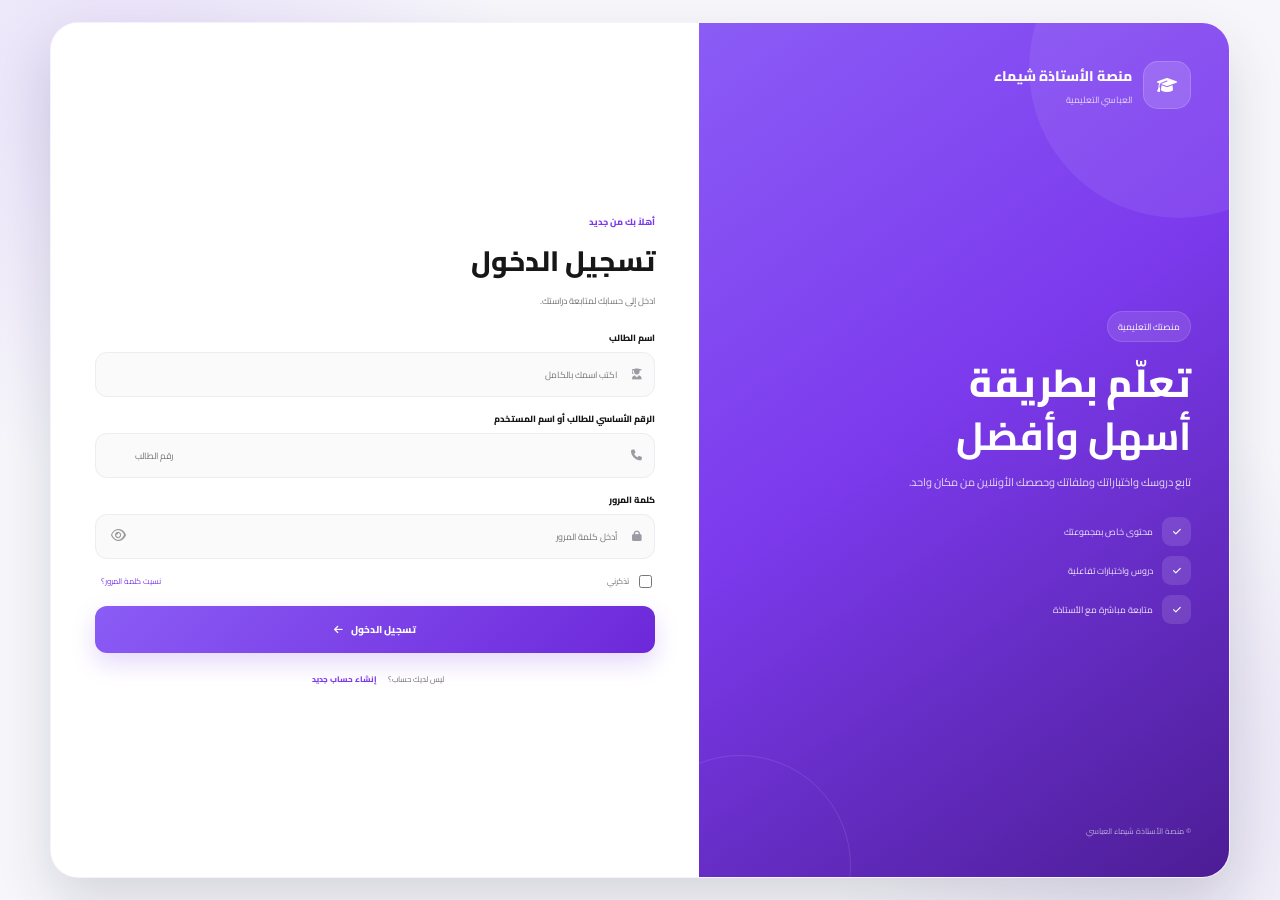
<file: index.html>
<!DOCTYPE html>
<html lang="ar" dir="rtl">
<head>
  <meta charset="UTF-8">
  <meta name="viewport" content="width=device-width, initial-scale=1.0">
  <meta http-equiv="refresh" content="0; url=student/">
  <title>منصة الأستاذة شيماء العباسي</title>
</head>
<body>
  <p>جاري فتح المنصة...</p>
  <script>location.replace("student/");</script>
</body>
</html>
</file>
<file: student/mmm-2.css>
:root {
    --primary: #7c3aed;
    --primary-dark: #5b21b6;
    --primary-soft: #f0eafd;

    --turquoise: #0f766e;
    --turquoise-soft: #e6fffb;

    --green: #15803d;
    --green-soft: #eaf8ef;

    --blue: #2563eb;
    --blue-soft: #eaf1ff;

    --red: #dc2626;
    --red-soft: #fff0f0;

    --bg: #f6f7fb;
    --surface: #ffffff;
    --surface-2: #fafafa;

    --text: #171717;
    --muted: #747474;
    --border: #ececf2;

    --shadow-sm: 0 5px 20px rgba(15, 23, 42, .05);
    --shadow-md: 0 15px 35px rgba(15, 23, 42, .08);
    --shadow-lg: 0 25px 55px rgba(15, 23, 42, .14);

    --radius: 18px;
    --sidebar-width: 275px;
}

* {
    box-sizing: border-box;
}

html {
    scroll-behavior: smooth;
}

body {
    margin: 0;

    font-family: "Cairo", sans-serif;

    background: var(--bg);
    color: var(--text);

    direction: rtl;

    min-height: 100vh;
}

body.dark {
    --bg: #0f1014;
    --surface: #17181e;
    --surface-2: #1d1e25;

    --text: #f8fafc;
    --muted: #a7a7b0;
    --border: #2b2d35;

    --shadow-sm: 0 5px 20px rgba(0,0,0,.16);
    --shadow-md: 0 15px 35px rgba(0,0,0,.20);
    --shadow-lg: 0 25px 55px rgba(0,0,0,.30);
}

body.dark .topbar {
    background: rgba(23,24,30,.94);
}

button,
input,
select,
textarea {
    font-family: inherit;
}

button {
    border: 0;
    cursor: pointer;
}

button:disabled {
    opacity: .55;
    cursor: not-allowed;
}

a {
    text-decoration: none;
    color: inherit;
}

/* =====================================================
   AUTH
===================================================== */

.auth-screen {
    position: fixed;
    inset: 0;

    min-height: 100vh;

    overflow-y: auto;

    background:
        radial-gradient(
            circle at 10% 10%,
            rgba(124,58,237,.13),
            transparent 28%
        ),
        radial-gradient(
            circle at 90% 85%,
            rgba(91,33,182,.10),
            transparent 25%
        ),
        #f7f7fb;

    z-index: 10000;

    padding: 22px;
}

.auth-screen.hidden {
    display: none;
}

.auth-layout {
    position: relative;

    width: min(1180px, 100%);

    min-height: calc(100vh - 44px);

    margin: auto;

    display: grid;

    grid-template-columns: .9fr 1.1fr;

    background: var(--surface);

    border-radius: 28px;

    overflow: hidden;

    box-shadow: var(--shadow-lg);

    border: 1px solid rgba(124,58,237,.07);
}

.auth-brand-panel {
    position: relative;

    display: flex;
    flex-direction: column;

    padding: 38px;

    color: white;

    overflow: hidden;

    background:
        linear-gradient(
            145deg,
            #8b5cf6,
            #7c3aed 45%,
            #4c1d95
        );
}

.auth-brand-panel::before {
    content: "";

    position: absolute;

    width: 300px;
    height: 300px;

    border-radius: 50%;

    right: -100px;
    top: -105px;

    background: rgba(255,255,255,.07);
}

.auth-brand-panel::after {
    content: "";

    position: absolute;

    width: 220px;
    height: 220px;

    border: 1px solid rgba(255,255,255,.11);

    border-radius: 50%;

    left: -70px;
    bottom: -100px;
}

.auth-brand,
.auth-brand-content,
.auth-brand-footer {
    position: relative;

    z-index: 2;
}

.auth-brand {
    display: flex;
    align-items: center;

    gap: 11px;
}

.auth-brand-icon {
    width: 48px;
    height: 48px;

    display: grid;
    place-items: center;

    border-radius: 15px;

    background: rgba(255,255,255,.15);

    border: 1px solid rgba(255,255,255,.16);
}

.auth-brand strong {
    display: block;

    font-size: 14px;

    font-weight: 800;
}

.auth-brand span {
    display: block;

    margin-top: 2px;

    font-size: 9px;

    opacity: .78;
}

.auth-brand-content {
    margin: auto 0;
}

.auth-small-title {
    display: inline-block;

    padding: 6px 10px;

    border-radius: 999px;

    background: rgba(255,255,255,.11);

    border: 1px solid rgba(255,255,255,.12);

    font-size: 9px;
}

.auth-brand-content h1 {
    margin: 15px 0 9px;

    font-size: 39px;

    line-height: 1.35;

    font-weight: 800;
}

.auth-brand-content h1 strong {
    display: block;

    color: #fff;
}

.auth-brand-content > p {
    max-width: 400px;

    margin: 0;

    color: rgba(255,255,255,.82);

    font-size: 11px;

    line-height: 2;
}

.auth-benefits {
    margin-top: 24px;

    display: flex;
    flex-direction: column;

    gap: 10px;
}

.auth-benefits > div {
    display: flex;
    align-items: center;

    gap: 9px;
}

.auth-benefits span {
    width: 29px;
    height: 29px;

    display: grid;
    place-items: center;

    border-radius: 9px;

    background: rgba(255,255,255,.12);
}

.auth-benefits span i {
    font-size: 9px;
}

.auth-benefits p {
    margin: 0;

    font-size: 9px;

    color: rgba(255,255,255,.88);
}

.auth-brand-footer {
    font-size: 8px;

    color: rgba(255,255,255,.60);
}

.auth-form-panel {
    background: var(--surface);

    display: flex;
    align-items: center;
    justify-content: center;

    padding: 35px;
}

.auth-box {
    width: min(560px, 100%);

    animation: authIn .28s ease;
}

.auth-box.hidden {
    display: none;
}

@keyframes authIn {
    from {
        opacity: 0;
        transform: translateY(12px);
    }

    to {
        opacity: 1;
        transform: translateY(0);
    }
}

.auth-box-header {
    margin-bottom: 20px;
}

.auth-box-header > span {
    display: block;

    color: var(--primary);

    font-size: 9px;

    font-weight: 800;
}

.auth-box-header h2 {
    margin: 5px 0 5px;

    font-size: 28px;

    font-weight: 800;
}

.auth-box-header p {
    margin: 0;

    color: var(--muted);

    font-size: 9px;
}

.mobile-auth-logo {
    display: none;
}

.back-auth-button {
    display: inline-flex;
    align-items: center;

    gap: 6px;

    background: transparent;

    color: var(--muted);

    padding: 0;

    font-size: 9px;

    margin-bottom: 13px;
}

.back-auth-button:hover {
    color: var(--primary);
}

/* =====================================================
   AUTH FORMS
===================================================== */

.input-group {
    margin-bottom: 13px;
}

.input-group.full-width {
    grid-column: 1 / -1;
}

.input-group label {
    display: block;

    margin-bottom: 6px;

    font-size: 9px;

    font-weight: 800;
}

.input-wrapper {
    position: relative;

    display: flex;
    align-items: center;
}

.input-wrapper > i {
    position: absolute;

    right: 13px;

    color: #9b9ba3;

    font-size: 11px;

    pointer-events: none;
}

.input-wrapper input,
.input-wrapper select {
    width: 100%;

    height: 45px;

    padding: 0 37px 0 39px;

    border: 1px solid var(--border);

    border-radius: 12px;

    background: var(--surface-2);

    color: var(--text);

    outline: none;

    font-size: 9px;

    transition: .2s ease;
}

.input-wrapper input:focus,
.input-wrapper select:focus {
    border-color: rgba(124,58,237,.45);

    box-shadow:
        0 0 0 4px rgba(124,58,237,.07);

    background: var(--surface);
}

.password-toggle {
    position: absolute;

    left: 8px;

    width: 31px;
    height: 31px;

    display: grid;
    place-items: center;

    border-radius: 9px;

    color: #999;

    background: transparent;
}

.password-toggle:hover {
    color: var(--primary);
}

.form-grid {
    display: grid;

    grid-template-columns: 1fr 1fr;

    gap: 0 11px;
}

.form-row {
    display: flex;
    align-items: center;
    justify-content: space-between;

    margin: 4px 0 15px;
}

.remember-option {
    display: flex;
    align-items: center;

    gap: 6px;

    color: var(--muted);

    font-size: 8px;
}

.remember-option input,
.terms-option input {
    accent-color: var(--primary);
}

.forgot-button {
    background: transparent;

    color: var(--primary);

    font-size: 8px;
}

.auth-submit {
    width: 100%;

    height: 47px;

    display: flex;
    align-items: center;
    justify-content: center;

    gap: 8px;

    border-radius: 12px;

    color: white;

    background:
        linear-gradient(
            135deg,
            #8b5cf6,
            #6d28d9
        );

    box-shadow:
        0 10px 24px rgba(124,58,237,.20);

    font-size: 10px;

    font-weight: 800;

    transition: .22s ease;
}

.auth-submit:hover {
    transform: translateY(-2px);

    box-shadow:
        0 15px 30px rgba(124,58,237,.25);
}

.auth-switch {
    margin-top: 18px;

    display: flex;
    align-items: center;
    justify-content: center;

    gap: 5px;

    font-size: 8px;

    color: var(--muted);
}

.auth-switch button {
    background: transparent;

    color: var(--primary);

    font-size: 8px;

    font-weight: 800;
}

.terms-option {
    display: flex;
    align-items: flex-start;

    gap: 7px;

    margin: 2px 0 14px;

    color: var(--muted);

    font-size: 8px;

    line-height: 1.7;
}

/* =====================================================
   PLATFORM
===================================================== */

.platform.hidden {
    display: none;
}

.platform {
    min-height: 100vh;
}

/* =====================================================
   SIDEBAR
===================================================== */

.sidebar {
    position: fixed;

    top: 0;
    right: 0;

    width: var(--sidebar-width);
    height: 100vh;

    padding: 18px 13px;

    background: var(--surface);

    border-left: 1px solid var(--border);

    z-index: 1000;

    overflow-y: auto;
}

.sidebar-brand {
    display: flex;
    align-items: center;

    gap: 11px;

    padding: 9px 7px 18px;
}

.brand-icon {
    width: 47px;
    height: 47px;

    display: grid;
    place-items: center;

    border-radius: 15px;

    color: #fff;

    background:
        linear-gradient(
            135deg,
            #8b5cf6,
            #6d28d9
        );

    box-shadow:
        0 10px 24px rgba(124,58,237,.23);
}

.brand-text {
    display: flex;
    flex-direction: column;

    flex: 1;
}

.brand-text strong {
    font-size: 13px;

    font-weight: 800;
}

.brand-text span {
    margin-top: 3px;

    color: var(--muted);

    font-size: 10px;
}

.mobile-close {
    display: none;

    width: 36px;
    height: 36px;

    border-radius: 11px;

    background: var(--surface-2);

    color: var(--muted);
}

.student-profile-card {
    display: flex;
    align-items: center;

    gap: 10px;

    padding: 11px;

    margin: 2px 1px 18px;

    border-radius: 17px;

    background:
        linear-gradient(
            135deg,
            var(--primary-soft),
            rgba(255,255,255,.35)
        );

    border: 1px solid rgba(124,58,237,.10);
}

.student-avatar {
    width: 43px;
    height: 43px;

    flex-shrink: 0;

    border-radius: 13px;

    display: grid;
    place-items: center;

    background: var(--primary);

    color: #fff;
}

.student-profile-text {
    min-width: 0;

    display: flex;
    flex-direction: column;
}

.student-profile-text strong {
    font-size: 12px;

    white-space: nowrap;

    overflow: hidden;
    text-overflow: ellipsis;
}

.student-profile-text span {
    margin-top: 2px;

    color: var(--muted);

    font-size: 9px;

    white-space: nowrap;

    overflow: hidden;
    text-overflow: ellipsis;
}

.sidebar-label {
    padding: 4px 12px 8px;

    margin-top: 9px;

    color: #a0a0a7;

    font-size: 9px;

    font-weight: 800;
}

.sidebar-nav {
    display: flex;
    flex-direction: column;

    gap: 4px;
}

.nav-item {
    width: 100%;

    display: flex;
    align-items: center;

    gap: 10px;

    padding: 9px 10px;

    color: #6c6c73;

    background: transparent;

    border-radius: 13px;

    text-align: right;

    font-size: 11px;

    font-weight: 600;

    transition: .2s ease;
}

.nav-item:hover {
    color: var(--primary);

    background: var(--primary-soft);

    transform: translateX(-2px);
}

.nav-item.active {
    color: #fff;

    background: var(--primary);

    box-shadow:
        0 9px 22px rgba(124,58,237,.20);
}

.nav-icon {
    width: 31px;
    height: 31px;

    flex-shrink: 0;

    display: grid;
    place-items: center;

    border-radius: 10px;

    font-size: 12px;
}

.nav-icon.purple {
    background: var(--primary-soft);
    color: var(--primary);
}

.nav-icon.turquoise {
    background: var(--turquoise-soft);
    color: var(--turquoise);
}

.nav-icon.green {
    background: var(--green-soft);
    color: var(--green);
}

.nav-icon.blue {
    background: var(--blue-soft);
    color: var(--blue);
}

.nav-icon.red {
    background: var(--red-soft);
    color: var(--red);
}

.nav-item.active .nav-icon {
    background: rgba(255,255,255,.16);
    color: #fff;
}

.nav-badge {
    margin-right: auto;

    min-width: 21px;

    height: 21px;

    display: inline-flex;
    align-items: center;
    justify-content: center;

    border-radius: 999px;

    background: var(--primary-soft);

    color: var(--primary);

    font-size: 8px;

    font-weight: 800;
}

.nav-item.active .nav-badge {
    background: #fff;
    color: var(--primary);
}

.logout-nav {
    margin-top: 5px;
}

.sidebar-bottom-card {
    display: flex;
    align-items: center;

    gap: 9px;

    margin-top: 22px;

    padding: 12px;

    border-radius: 15px;

    background: var(--surface-2);

    border: 1px solid var(--border);
}

.sidebar-bottom-icon {
    width: 35px;
    height: 35px;

    border-radius: 11px;

    display: grid;
    place-items: center;

    background: var(--primary-soft);
    color: var(--primary);
}

.sidebar-bottom-card strong {
    display: block;

    font-size: 10px;
}

.sidebar-bottom-card span {
    display: block;

    margin-top: 2px;

    color: var(--muted);

    font-size: 8px;
}

/* =====================================================
   MAIN
===================================================== */

.main {
    margin-right: var(--sidebar-width);

    min-height: 100vh;
}

.topbar {
    position: sticky;

    top: 0;

    z-index: 500;

    height: 76px;

    padding: 0 29px;

    display: flex;
    align-items: center;
    justify-content: space-between;

    background: rgba(255,255,255,.91);

    backdrop-filter: blur(17px);

    border-bottom: 1px solid var(--border);
}

.topbar-right,
.topbar-left {
    display: flex;
    align-items: center;
}

.topbar-right {
    gap: 11px;
}

.topbar-left {
    gap: 8px;
}

.topbar h1 {
    margin: 0;

    font-size: 21px;

    font-weight: 800;
}

.topbar p {
    margin: 3px 0 0;

    color: var(--muted);

    font-size: 10px;
}

.mobile-menu {
    display: none;

    width: 41px;
    height: 41px;

    border-radius: 13px;

    background: var(--surface);

    border: 1px solid var(--border);

    color: var(--muted);
}

.top-icon-button {
    position: relative;

    width: 41px;
    height: 41px;

    display: grid;
    place-items: center;

    border-radius: 13px;

    background: var(--surface);

    border: 1px solid var(--border);

    color: #62626a;

    transition: .2s ease;
}

.top-icon-button:hover {
    color: var(--primary);

    border-color: rgba(124,58,237,.23);

    transform: translateY(-1px);
}

.top-notification-dot {
    position: absolute;

    top: 8px;
    left: 8px;

    width: 7px;
    height: 7px;

    border-radius: 50%;

    background: var(--red);

    display: none;
}

.top-avatar {
    width: 42px;
    height: 42px;

    display: grid;
    place-items: center;

    border-radius: 13px;

    color: #fff;

    background: var(--primary);

    font-size: 16px;
}

/* =====================================================
   CONTENT
===================================================== */

.content {
    padding: 28px;
}

.page {
    display: none;

    animation: pageIn .27s ease;
}

.page.active {
    display: block;
}

@keyframes pageIn {
    from {
        opacity: 0;
        transform: translateY(7px);
    }

    to {
        opacity: 1;
        transform: translateY(0);
    }
}

/* =====================================================
   HERO
===================================================== */

.hero {
    position: relative;

    overflow: hidden;

    min-height: 250px;

    padding: 30px;

    margin-bottom: 20px;

    border-radius: 25px;

    color: #fff;

    background:
        linear-gradient(
            135deg,
            #8b5cf6 0%,
            #7c3aed 45%,
            #5b21b6 100%
        );

    box-shadow:
        0 20px 45px rgba(91,33,182,.27);
}

.hero-content {
    position: relative;
    z-index: 2;

    max-width: 640px;
}

.hero-kicker {
    display: inline-block;

    margin-bottom: 8px;

    font-size: 10px;

    opacity: .89;
}

.hero h2 {
    margin: 0;

    font-size: 30px;

    line-height: 1.4;

    font-weight: 800;
}

.hero h2 span {
    color: #fff;
}

.hero p {
    max-width: 570px;

    margin: 9px 0 0;

    color: rgba(255,255,255,.91);

    font-size: 11px;

    line-height: 1.9;
}

.hero-actions {
    display: flex;

    gap: 9px;

    margin-top: 20px;
}

.hero-button {
    min-height: 42px;

    padding: 0 15px;

    display: inline-flex;
    align-items: center;
    justify-content: center;

    gap: 7px;

    border-radius: 12px;

    font-size: 10px;

    font-weight: 800;

    transition: .2s ease;
}

.hero-button:hover {
    transform: translateY(-2px);
}

.hero-button.white {
    background: #fff;

    color: var(--primary-dark);
}

.hero-button.transparent {
    color: #fff;

    background: rgba(255,255,255,.11);

    border: 1px solid rgba(255,255,255,.22);
}

.hero-mini-card {
    position: absolute;

    left: 29px;
    bottom: 29px;

    min-width: 190px;

    padding: 13px 15px;

    border-radius: 16px;

    background: rgba(255,255,255,.11);

    border: 1px solid rgba(255,255,255,.17);

    backdrop-filter: blur(10px);

    z-index: 2;
}

.hero-mini-card span {
    display: block;

    color: rgba(255,255,255,.75);

    font-size: 8px;
}

.hero-mini-card strong {
    display: block;

    margin-top: 4px;

    font-size: 11px;
}

.hero::before {
    content: "";

    position: absolute;

    width: 260px;
    height: 260px;

    right: -75px;
    top: -115px;

    border-radius: 50%;

    background: rgba(255,255,255,.08);
}

.hero::after {
    content: "";

    position: absolute;

    width: 170px;
    height: 170px;

    left: 30%;
    bottom: -110px;

    border-radius: 50%;

    border: 1px solid rgba(255,255,255,.12);
}

/* =====================================================
   GROUP TOOLBAR
===================================================== */

.group-toolbar {
    display: flex;
    align-items: center;
    justify-content: space-between;

    gap: 18px;

    padding: 14px 16px;

    margin-bottom: 18px;

    background: var(--surface);

    border: 1px solid var(--border);

    border-radius: 18px;

    box-shadow: var(--shadow-sm);
}

.toolbar-title {
    display: flex;
    align-items: center;

    gap: 10px;
}

.toolbar-icon {
    width: 41px;
    height: 41px;

    display: grid;
    place-items: center;

    border-radius: 12px;

    background: var(--primary-soft);

    color: var(--primary);
}

.toolbar-title strong {
    display: block;

    font-size: 11px;
}

.toolbar-title span {
    display: block;

    margin-top: 2px;

    color: var(--muted);

    font-size: 8px;
}

/* =====================================================
   SELECTS
===================================================== */

.group-select {
    height: 42px;

    min-width: 190px;

    padding: 0 13px;

    border-radius: 12px;

    border: 1px solid var(--border);

    background: var(--surface);

    color: var(--text);

    outline: none;

    font-size: 10px;
}

.group-select:focus {
    border-color: rgba(124,58,237,.42);

    box-shadow:
        0 0 0 4px rgba(124,58,237,.07);
}

.group-select.full {
    width: 100%;
}

/* =====================================================
   STATS
===================================================== */

.stats-grid {
    display: grid;

    grid-template-columns: repeat(4,1fr);

    gap: 13px;

    margin-bottom: 22px;
}

.stat-card {
    display: flex;
    align-items: center;
    justify-content: space-between;

    padding: 17px;

    background: var(--surface);

    border: 1px solid var(--border);

    border-radius: 17px;

    box-shadow: var(--shadow-sm);

    transition: .22s ease;
}

.stat-card:hover {
    transform: translateY(-4px);

    box-shadow: var(--shadow-md);
}

.stat-content span {
    display: block;

    color: var(--muted);

    font-size: 9px;
}

.stat-content strong {
    display: block;

    margin-top: 4px;

    font-size: 24px;
}

.stat-content small {
    display: block;

    margin-top: 5px;

    color: var(--muted);

    font-size: 8px;
}

.stat-icon {
    width: 47px;
    height: 47px;

    display: grid;
    place-items: center;

    border-radius: 15px;

    font-size: 17px;
}

.stat-icon.purple,
.quick-icon.purple,
.settings-card-icon.purple,
.payment-card-icon.purple {
    background: var(--primary-soft);
    color: var(--primary);
}

.stat-icon.green,
.quick-icon.green,
.settings-card-icon.green,
.payment-card-icon.green {
    background: var(--green-soft);
    color: var(--green);
}

.stat-icon.blue,
.quick-icon.blue,
.settings-card-icon.blue {
    background: var(--blue-soft);
    color: var(--blue);
}

.stat-icon.red,
.quick-icon.red,
.settings-card-icon.red {
    background: var(--red-soft);
    color: var(--red);
}

/* =====================================================
   SECTIONS
===================================================== */

.section {
    background: var(--surface);

    border: 1px solid var(--border);

    border-radius: 20px;

    padding: 20px;

    box-shadow: var(--shadow-sm);
}

.section-head {
    display: flex;
    align-items: center;
    justify-content: space-between;

    gap: 15px;

    margin-bottom: 15px;
}

.section-head h3 {
    margin: 0;

    font-size: 15px;

    font-weight: 800;
}

.section-head p {
    margin: 3px 0 0;

    color: var(--muted);

    font-size: 8px;
}

.text-button {
    display: inline-flex;
    align-items: center;

    gap: 5px;

    padding: 0;

    background: transparent;

    color: var(--primary);

    font-size: 9px;

    font-weight: 800;
}

/* =====================================================
   QUICK
===================================================== */

.quick-grid {
    display: grid;

    grid-template-columns: repeat(4,1fr);

    gap: 11px;
}

.quick-card {
    position: relative;

    overflow: hidden;

    padding: 15px;

    text-align: right;

    background: var(--surface);

    border: 1px solid var(--border);

    border-radius: 16px;

    transition: .22s ease;
}

.quick-card:hover {
    transform: translateY(-4px);

    box-shadow: var(--shadow-md);

    border-color: rgba(124,58,237,.18);
}

.quick-icon {
    width: 41px;
    height: 41px;

    display: grid;
    place-items: center;

    border-radius: 13px;

    margin-bottom: 10px;
}

.quick-card strong {
    display: block;

    font-size: 11px;
}

.quick-card > span:nth-child(2) {
    display: block;

    margin-top: 4px;

    color: var(--muted);

    font-size: 8px;
}

.quick-arrow {
    position: absolute;

    left: 13px;
    bottom: 13px;

    color: #b4b4bb;

    font-size: 10px;
}

/* =====================================================
   TWO COLUMN
===================================================== */

.two-column {
    display: grid;

    grid-template-columns: 1fr 1fr;

    gap: 15px;

    margin-top: 15px;
}

.preview-list {
    display: flex;
    flex-direction: column;

    gap: 9px;
}

.preview-item {
    display: flex;
    align-items: center;

    gap: 11px;

    padding: 11px;

    border: 1px solid var(--border);

    border-radius: 14px;

    background: var(--surface-2);

    transition: .2s ease;
}

.preview-item:hover {
    transform: translateX(-2px);
}

.preview-icon {
    width: 39px;
    height: 39px;

    flex-shrink: 0;

    display: grid;
    place-items: center;

    border-radius: 12px;
}

.preview-icon.purple {
    background: var(--primary-soft);
    color: var(--primary);
}

.preview-icon.red {
    background: var(--red-soft);
    color: var(--red);
}

.preview-data {
    flex: 1;

    min-width: 0;
}

.preview-data strong {
    display: block;

    font-size: 10px;

    overflow: hidden;
    text-overflow: ellipsis;
    white-space: nowrap;
}

.preview-data span {
    display: block;

    margin-top: 2px;

    color: var(--muted);

    font-size: 8px;
}

.preview-button {
    width: 32px;
    height: 32px;

    display: grid;
    place-items: center;

    border-radius: 10px;

    background: var(--primary-soft);

    color: var(--primary);
}

/* =====================================================
   BANNERS
===================================================== */

.page-banner {
    position: relative;

    overflow: hidden;

    min-height: 145px;

    padding: 23px;

    margin-bottom: 17px;

    display: flex;
    align-items: center;
    justify-content: space-between;

    border-radius: 21px;

    color: #fff;
}

.page-banner > div {
    position: relative;

    z-index: 2;
}

.page-banner span {
    font-size: 9px;

    opacity: .88;
}

.page-banner h2 {
    margin: 6px 0 3px;

    font-size: 24px;

    font-weight: 800;
}

.page-banner p {
    margin: 0;

    font-size: 9px;

    opacity: .89;
}

.page-banner > i {
    position: relative;

    z-index: 2;

    margin-left: 25px;

    font-size: 75px;

    opacity: .16;
}

.page-banner::before {
    content: "";

    position: absolute;

    width: 230px;
    height: 230px;

    left: -80px;
    bottom: -130px;

    border: 1px solid rgba(255,255,255,.13);

    border-radius: 50%;
}

.page-banner::after {
    content: "";

    position: absolute;

    width: 160px;
    height: 160px;

    right: -60px;
    top: -90px;

    border-radius: 50%;

    background: rgba(255,255,255,.07);
}

.purple-banner {
    background: linear-gradient(135deg,#8b5cf6,#5b21b6);
}

.green-banner {
    background: linear-gradient(135deg,#22c55e,#15803d);
}

.blue-banner {
    background: linear-gradient(135deg,#3b82f6,#1d4ed8);
}

.red-banner {
    background: linear-gradient(135deg,#ef4444,#b91c1c);
}

.turquoise-banner {
    background: linear-gradient(135deg,#14b8a6,#0f766e);
}

/* =====================================================
   SEARCH
===================================================== */

.page-tools {
    display: flex;
    align-items: center;

    gap: 10px;

    margin-bottom: 17px;
}

.search-box {
    flex: 1;

    height: 43px;

    display: flex;
    align-items: center;

    gap: 9px;

    padding: 0 13px;

    border: 1px solid var(--border);

    border-radius: 12px;

    background: var(--surface);

    color: #92929a;
}

.search-box input {
    width: 100%;

    border: 0;

    outline: 0;

    background: transparent;

    color: var(--text);

    font-size: 9px;
}

/* =====================================================
   CARDS
===================================================== */

.cards-grid {
    display: grid;

    grid-template-columns: repeat(3,1fr);

    gap: 14px;
}

.lesson-card,
.test-card,
.file-card,
.class-card {
    overflow: hidden;

    background: var(--surface);

    border: 1px solid var(--border);

    border-radius: 18px;

    box-shadow: var(--shadow-sm);

    transition: .22s ease;
}

.lesson-card:hover,
.test-card:hover,
.file-card:hover,
.class-card:hover {
    transform: translateY(-4px);

    box-shadow: var(--shadow-md);
}

.lesson-cover {
    height: 135px;

    display: grid;
    place-items: center;

    background: linear-gradient(135deg,#8b5cf6,#5b21b6);

    color: #fff;

    font-size: 30px;
}

.card-body {
    padding: 15px;
}

.card-tag {
    display: inline-flex;
    align-items: center;

    gap: 4px;

    padding: 4px 8px;

    border-radius: 999px;

    font-size: 8px;

    font-weight: 800;
}

.tag-purple {
    background: var(--primary-soft);
    color: var(--primary);
}

.tag-green {
    background: var(--green-soft);
    color: var(--green);
}

.tag-blue {
    background: var(--blue-soft);
    color: var(--blue);
}

.tag-red {
    background: var(--red-soft);
    color: var(--red);
}

.card-body h4 {
    margin: 9px 0 5px;

    font-size: 12px;
}

.card-description {
    min-height: 31px;

    margin: 0;

    color: var(--muted);

    font-size: 8px;

    line-height: 1.8;
}

.card-footer {
    display: flex;
    align-items: center;
    justify-content: space-between;

    gap: 10px;

    margin-top: 14px;
}

.card-meta {
    color: var(--muted);

    font-size: 8px;
}

.card-button {
    min-height: 33px;

    display: inline-flex;
    align-items: center;
    justify-content: center;

    padding: 0 11px;

    border-radius: 10px;

    color: #fff;

    background: var(--primary);

    font-size: 8px;

    font-weight: 800;
}

/* =====================================================
   CLASSES
===================================================== */

.classes-grid {
    display: grid;

    grid-template-columns: repeat(2,1fr);

    gap: 14px;
}

.class-card {
    padding: 17px;
}

.class-top {
    display: flex;
    align-items: center;
    justify-content: space-between;
}

.class-date {
    display: flex;
    align-items: center;

    gap: 7px;

    color: var(--red);

    font-size: 9px;

    font-weight: 800;
}

.class-date-icon {
    width: 39px;
    height: 39px;

    display: grid;
    place-items: center;

    border-radius: 12px;

    background: var(--red-soft);
}

.class-card h4 {
    margin: 14px 0 6px;

    font-size: 13px;
}

.class-card p {
    margin: 0;

    color: var(--muted);

    font-size: 8px;

    line-height: 1.8;
}

.class-footer {
    display: flex;
    align-items: center;
    justify-content: space-between;

    margin-top: 17px;

    padding-top: 14px;

    border-top: 1px solid var(--border);
}

/* =====================================================
   NOTIFICATIONS
===================================================== */

.notifications-list {
    display: flex;
    flex-direction: column;

    gap: 10px;
}

.notification-card {
    display: flex;
    align-items: flex-start;

    gap: 12px;

    padding: 15px;

    border: 1px solid var(--border);

    border-radius: 17px;

    background: var(--surface);

    box-shadow: var(--shadow-sm);
}

.notification-icon {
    width: 43px;
    height: 43px;

    flex-shrink: 0;

    display: grid;
    place-items: center;

    border-radius: 13px;

    background: var(--primary-soft);

    color: var(--primary);
}

.notification-data {
    flex: 1;
}

.notification-head {
    display: flex;

    justify-content: space-between;

    gap: 10px;
}

.notification-head strong {
    font-size: 11px;
}

.notification-head span {
    color: var(--muted);

    font-size: 8px;
}

.notification-data p {
    margin: 5px 0 0;

    color: var(--muted);

    font-size: 9px;

    line-height: 1.9;
}

/* =====================================================
   CHAT
===================================================== */

.chat-layout {
    display: grid;

    grid-template-columns: 280px 1fr;

    gap: 15px;
}

.chat-info-card,
.chat-card {
    background: var(--surface);

    border: 1px solid var(--border);

    border-radius: 19px;

    box-shadow: var(--shadow-sm);
}

.chat-info-card {
    padding: 21px;
}

.chat-big-icon {
    width: 54px;
    height: 54px;

    display: grid;
    place-items: center;

    border-radius: 16px;

    margin-bottom: 15px;

    background: var(--turquoise-soft);

    color: var(--turquoise);

    font-size: 20px;
}

.chat-info-card h3 {
    margin: 0;

    font-size: 15px;
}

.chat-info-card p {
    margin: 6px 0 16px;

    color: var(--muted);

    font-size: 9px;

    line-height: 1.9;
}

.chat-info-line {
    display: flex;
    align-items: center;

    gap: 7px;

    margin-top: 9px;

    color: var(--muted);

    font-size: 8px;
}

.chat-info-line i {
    color: var(--green);
}

.chat-card {
    min-height: 515px;

    display: flex;
    flex-direction: column;

    overflow: hidden;
}

.chat-card-head {
    display: flex;
    align-items: center;
    justify-content: space-between;

    padding: 14px 16px;

    border-bottom: 1px solid var(--border);
}

.chat-user {
    display: flex;
    align-items: center;

    gap: 9px;
}

.chat-avatar {
    width: 42px;
    height: 42px;

    display: grid;
    place-items: center;

    border-radius: 13px;

    background: var(--primary-soft);

    color: var(--primary);
}

.chat-user strong {
    display: block;

    font-size: 10px;
}

.chat-user span {
    display: block;

    margin-top: 2px;

    color: var(--muted);

    font-size: 8px;
}

.online-pill {
    padding: 5px 8px;

    border-radius: 999px;

    color: var(--green);

    background: var(--green-soft);

    font-size: 7px;

    font-weight: 800;
}

.messages {
    flex: 1;

    display: flex;
    flex-direction: column;

    gap: 8px;

    padding: 15px;

    overflow-y: auto;
}

.message {
    max-width: 75%;

    padding: 9px 11px;

    border-radius: 13px;

    font-size: 9px;

    line-height: 1.8;
}

.message.student {
    align-self: flex-start;

    color: #fff;

    background: var(--primary);

    border-bottom-left-radius: 4px;
}

.message.teacher {
    align-self: flex-end;

    background: var(--surface-2);

    border: 1px solid var(--border);

    border-bottom-right-radius: 4px;
}

.message small {
    display: block;

    margin-top: 3px;

    font-size: 6px;

    opacity: .65;
}

.chat-form {
    display: flex;

    gap: 8px;

    padding: 11px;

    border-top: 1px solid var(--border);
}

.chat-form input {
    flex: 1;

    height: 41px;

    padding: 0 12px;

    border: 1px solid var(--border);

    border-radius: 11px;

    outline: none;

    background: var(--surface-2);

    color: var(--text);

    font-size: 9px;
}

.chat-form button {
    width: 41px;
    height: 41px;

    border-radius: 11px;

    background: var(--primary);

    color: #fff;
}

/* =====================================================
   PAYMENT
===================================================== */

.payment-top {
    display: flex;
    align-items: center;
    justify-content: space-between;

    padding: 19px;

    margin-bottom: 15px;

    border: 1px solid var(--border);

    border-radius: 19px;

    background: var(--surface);

    box-shadow: var(--shadow-sm);
}

.payment-summary span {
    display: block;

    color: var(--muted);

    font-size: 9px;
}

.payment-summary strong {
    display: block;

    margin-top: 4px;

    font-size: 22px;
}

.payment-summary small {
    display: block;

    margin-top: 4px;

    color: var(--muted);

    font-size: 8px;
}

.payment-icon {
    width: 56px;
    height: 56px;

    display: grid;
    place-items: center;

    border-radius: 16px;

    background: var(--green-soft);

    color: var(--green);

    font-size: 20px;
}

.payment-grid {
    display: grid;

    grid-template-columns: 1fr 1fr;

    gap: 15px;
}

.payment-info-card {
    padding: 19px;

    border: 1px solid var(--border);

    border-radius: 19px;

    background: var(--surface);

    box-shadow: var(--shadow-sm);
}

.payment-card-icon {
    width: 44px;
    height: 44px;

    display: grid;
    place-items: center;

    border-radius: 13px;

    margin-bottom: 13px;
}

.payment-info-card h3 {
    margin: 0;

    font-size: 13px;
}

.payment-info-card p {
    color: var(--muted);

    font-size: 9px;

    line-height: 1.9;
}

/* =====================================================
   SETTINGS
===================================================== */

.settings-grid {
    display: grid;

    grid-template-columns: 1fr 1fr;

    gap: 15px;
}

.settings-card {
    padding: 19px;

    border: 1px solid var(--border);

    border-radius: 19px;

    background: var(--surface);

    box-shadow: var(--shadow-sm);
}

.settings-card-head {
    display: flex;
    align-items: center;

    gap: 10px;

    margin-bottom: 17px;
}

.settings-card-icon {
    width: 45px;
    height: 45px;

    display: grid;
    place-items: center;

    border-radius: 14px;
}

.settings-card-head h3 {
    margin: 0;

    font-size: 13px;
}

.settings-card-head p {
    margin: 3px 0 0;

    color: var(--muted);

    font-size: 8px;
}

.profile-information {
    display: flex;
    flex-direction: column;

    gap: 0;
}

.profile-information > div {
    display: flex;
    justify-content: space-between;

    gap: 15px;

    padding: 11px 0;

    border-bottom: 1px solid var(--border);
}

.profile-information > div:last-child {
    border-bottom: 0;
}

.profile-information span {
    color: var(--muted);

    font-size: 8px;
}

.profile-information strong {
    font-size: 9px;
}

.form-group {
    margin-bottom: 13px;
}

.form-group label {
    display: block;

    margin-bottom: 6px;

    font-size: 9px;

    font-weight: 800;
}

.setting-label {
    margin: 14px 0 8px;

    font-size: 9px;

    font-weight: 800;
}

.appearance-options {
    display: grid;

    grid-template-columns: 1fr 1fr;

    gap: 8px;
}

.appearance-option {
    display: flex;
    align-items: center;

    gap: 9px;

    padding: 9px;

    border-radius: 12px;

    background: var(--surface-2);

    border: 1px solid var(--border);

    text-align: right;
}

.appearance-option.active {
    border-color: var(--primary);

    box-shadow:
        0 0 0 3px rgba(124,58,237,.07);
}

.appearance-preview {
    width: 31px;
    height: 31px;

    border-radius: 9px;

    border: 1px solid var(--border);
}

.appearance-preview.light {
    background: #fff;
}

.appearance-preview.dark {
    background: #17181e;
}

.appearance-option strong {
    display: block;

    font-size: 9px;
}

.appearance-option small {
    display: block;

    margin-top: 2px;

    color: var(--muted);

    font-size: 7px;
}

.color-options {
    display: flex;

    align-items: center;

    gap: 9px;
}

.color-dot {
    width: 30px;
    height: 30px;

    padding: 0;

    border: 3px solid transparent;

    border-radius: 50%;

    transition: .2s ease;
}

.color-dot.active {
    box-shadow:
        0 0 0 3px var(--surface),
        0 0 0 5px currentColor;
}

.color-dot.purple {
    background: #7c3aed;
    color: #7c3aed;
}

.color-dot.turquoise {
    background: #0f766e;
    color: #0f766e;
}

.color-dot.green {
    background: #15803d;
    color: #15803d;
}

.color-dot.blue {
    background: #2563eb;
    color: #2563eb;
}

.color-dot.red {
    background: #dc2626;
    color: #dc2626;
}

.primary-button {
    min-height: 41px;

    padding: 0 14px;

    display: inline-flex;
    align-items: center;
    justify-content: center;

    gap: 7px;

    border-radius: 11px;

    color: #fff;

    background: var(--primary);

    font-size: 9px;

    font-weight: 800;
}

.primary-button.full {
    width: 100%;
}

.danger-outline-button {
    min-height: 42px;

    padding: 0 14px;

    display: inline-flex;
    align-items: center;
    justify-content: center;

    gap: 7px;

    border-radius: 11px;

    color: var(--red);

    background: var(--red-soft);

    border: 1px solid rgba(220,38,38,.10);

    font-size: 9px;

    font-weight: 800;
}

/* =====================================================
   MODALS
===================================================== */

.modal {
    position: fixed;

    inset: 0;

    z-index: 5000;

    display: none;

    align-items: center;
    justify-content: center;

    padding: 20px;
}

.modal.show {
    display: flex;
}

.modal-overlay {
    position: absolute;

    inset: 0;

    background: rgba(15,23,42,.55);

    backdrop-filter: blur(7px);
}

.modal-box {
    position: relative;

    z-index: 2;

    width: min(560px, 100%);

    max-height: 90vh;

    overflow-y: auto;

    padding: 20px;

    border-radius: 22px;

    background: var(--surface);

    box-shadow: var(--shadow-lg);

    animation: modalIn .24s ease;
}

.modal-box.large {
    width: min(850px, 100%);
}

@keyframes modalIn {
    from {
        opacity: 0;
        transform: translateY(15px) scale(.98);
    }

    to {
        opacity: 1;
        transform: translateY(0) scale(1);
    }
}

.modal-head {
    display: flex;
    align-items: flex-start;

    justify-content: space-between;

    gap: 12px;

    margin-bottom: 15px;
}

.modal-head span {
    display: block;

    color: var(--muted);

    font-size: 8px;
}

.modal-head h3 {
    margin: 4px 0 0;

    font-size: 17px;
}

.modal-close {
    width: 37px;
    height: 37px;

    display: grid;
    place-items: center;

    border-radius: 11px;

    background: var(--surface-2);

    color: var(--muted);
}

/* =====================================================
   VIDEO
===================================================== */

.lesson-video-wrapper {
    min-height: 330px;

    overflow: hidden;

    background: #050505;

    border-radius: 17px;

    position: relative;
}

.lesson-video-wrapper video {
    display: none;

    width: 100%;

    min-height: 330px;

    background: #000;
}

.video-placeholder {
    min-height: 330px;

    display: flex;
    flex-direction: column;
    align-items: center;
    justify-content: center;

    text-align: center;

    color: rgba(255,255,255,.85);
}

.video-placeholder i {
    margin-bottom: 12px;

    font-size: 43px;
}

.video-placeholder strong {
    font-size: 13px;
}

.video-placeholder span {
    max-width: 350px;

    margin-top: 7px;

    color: rgba(255,255,255,.55);

    font-size: 8px;

    line-height: 1.8;
}

.lesson-modal-description {
    margin-top: 15px;

    padding: 13px;

    border: 1px solid var(--border);

    border-radius: 14px;

    background: var(--surface-2);
}

.lesson-modal-description span {
    display: block;

    font-size: 8px;

    font-weight: 800;
}

.lesson-modal-description p {
    margin: 6px 0 0;

    color: var(--muted);

    font-size: 9px;

    line-height: 1.9;
}

/* =====================================================
   FORGOT
===================================================== */

.forgot-content {
    display: flex;
    flex-direction: column;

    gap: 11px;
}

.forgot-icon {
    width: 55px;
    height: 55px;

    display: grid;
    place-items: center;

    margin-bottom: 2px;

    border-radius: 16px;

    background: var(--primary-soft);

    color: var(--primary);

    font-size: 21px;
}

.forgot-content p {
    margin: 0;

    color: var(--muted);

    font-size: 9px;

    line-height: 1.9;
}

.simple-input {
    width: 100%;

    height: 43px;

    padding: 0 12px;

    border: 1px solid var(--border);

    border-radius: 11px;

    outline: none;

    background: var(--surface-2);

    color: var(--text);

    font-size: 9px;
}

/* =====================================================
   EMPTY
===================================================== */

.empty-state {
    grid-column: 1 / -1;

    min-height: 210px;

    display: flex;
    flex-direction: column;
    align-items: center;
    justify-content: center;

    text-align: center;

    padding: 25px;

    border: 1px dashed var(--border);

    border-radius: 18px;

    background: var(--surface);
}

.empty-state-icon {
    width: 57px;
    height: 57px;

    display: grid;
    place-items: center;

    border-radius: 17px;

    margin-bottom: 11px;

    background: var(--primary-soft);

    color: var(--primary);

    font-size: 21px;
}

.empty-state strong {
    font-size: 12px;
}

.empty-state span {
    margin-top: 4px;

    color: var(--muted);

    font-size: 8px;
}

/* =====================================================
   TOAST
===================================================== */

.toast {
    position: fixed;

    left: 24px;
    bottom: 24px;

    z-index: 10000;

    min-width: 270px;

    display: flex;
    align-items: center;

    gap: 10px;

    padding: 12px;

    border-radius: 14px;

    background: var(--surface);

    border: 1px solid var(--border);

    box-shadow: var(--shadow-lg);

    opacity: 0;

    transform: translateY(20px);

    pointer-events: none;

    transition: .25s ease;
}

.toast.show {
    opacity: 1;

    transform: translateY(0);
}

.toast-icon {
    width: 35px;
    height: 35px;

    display: grid;
    place-items: center;

    border-radius: 11px;

    background: var(--green-soft);

    color: var(--green);
}

.toast strong {
    display: block;

    font-size: 9px;
}

.toast span {
    display: block;

    margin-top: 2px;

    color: var(--muted);

    font-size: 8px;
}

/* =====================================================
   RESPONSIVE
===================================================== */

@media (max-width: 1000px) {

    .auth-layout {
        grid-template-columns: 1fr;
    }

    .auth-brand-panel {
        display: none;
    }

    .stats-grid {
        grid-template-columns: repeat(2,1fr);
    }

    .quick-grid {
        grid-template-columns: repeat(2,1fr);
    }

    .cards-grid {
        grid-template-columns: repeat(2,1fr);
    }

}

@media (max-width: 950px) {

    .sidebar {
        transform: translateX(105%);

        transition: .28s ease;
    }

    .sidebar.open {
        transform: translateX(0);
    }

    .mobile-close {
        display: grid;
        place-items: center;
    }

    .main {
        margin-right: 0;
    }

    .mobile-menu {
        display: grid;
        place-items: center;
    }

    .chat-layout {
        grid-template-columns: 1fr;
    }

}

@media (max-width: 760px) {

    .auth-screen {
        padding: 0;
    }

    .auth-layout {
        min-height: 100vh;

        border-radius: 0;

        box-shadow: none;
    }

    .auth-form-panel {
        padding: 25px 18px;
    }

    .mobile-auth-logo {
        width: 45px;
        height: 45px;

        display: grid;
        place-items: center;

        margin-bottom: 15px;

        border-radius: 14px;

        background: var(--primary);

        color: #fff;
    }

    .content {
        padding: 17px;
    }

    .topbar {
        padding: 0 17px;
    }

    .topbar h1 {
        font-size: 17px;
    }

    .hero {
        padding: 23px;
    }

    .hero h2 {
        font-size: 23px;
    }

    .hero-mini-card {
        position: static;

        width: 100%;

        margin-top: 20px;
    }

    .page-banner {
        min-height: 125px;

        padding: 20px;
    }

    .page-banner h2 {
        font-size: 20px;
    }

    .page-tools {
        flex-direction: column;
    }

    .page-tools .group-select {
        width: 100%;
    }

    .two-column,
    .payment-grid,
    .settings-grid,
    .classes-grid {
        grid-template-columns: 1fr;
    }

    .form-grid {
        grid-template-columns: 1fr;
    }

    .input-group.full-width {
        grid-column: auto;
    }

}

@media (max-width: 560px) {

    .stats-grid,
    .quick-grid,
    .cards-grid {
        grid-template-columns: 1fr;
    }

    .auth-form-panel {
        padding: 22px 16px;
    }

    .auth-box-header h2 {
        font-size: 24px;
    }

    .hero-actions {
        flex-direction: column;
    }

    .hero-button {
        width: 100%;
    }

    .group-toolbar {
        align-items: stretch;

        flex-direction: column;
    }

    .group-select {
        width: 100%;
    }

    .toast {
        left: 12px;
        right: 12px;

        min-width: auto;
    }

}
</file>
<file: teacher/teacher.css>
:root {
    --primary: #6d28d9;
    --primary-dark: #4c1d95;
    --primary-light: #8b5cf6;
    --primary-soft: #f0e9ff;

    --bg: #f5f6f8;
    --surface: #ffffff;
    --surface-2: #f8f9fb;

    --text: #17171b;
    --text-soft: #64656d;
    --text-muted: #9698a1;

    --border: #e3e4e8;

    --green: #129447;
    --turquoise: #008f87;
    --blue: #1757d8;
    --red: #c82134;

    --danger: #c82134;
    --warning: #c98300;

    --shadow-sm:
        0 4px 14px rgba(20, 24, 32, .045);

    --shadow:
        0 14px 35px rgba(20, 24, 32, .07);

    --shadow-lg:
        0 25px 60px rgba(0,0,0,.14);

    --sidebar-width: 276px;
    --topbar-height: 78px;

    --radius-sm: 10px;
    --radius: 17px;
    --radius-lg: 25px;
}


/* =========================================
   PRIMARY COLORS
========================================= */

html[data-color="purple"] {
    --primary: #6d28d9;
    --primary-dark: #4c1d95;
    --primary-light: #8b5cf6;
    --primary-soft: #f0e9ff;
}

html[data-color="turquoise"] {
    --primary: #007e78;
    --primary-dark: #005f5a;
    --primary-light: #0faaa0;
    --primary-soft: #dff8f5;
}

html[data-color="green"] {
    --primary: #11823f;
    --primary-dark: #08612d;
    --primary-light: #16a34a;
    --primary-soft: #e1f7e9;
}

html[data-color="blue"] {
    --primary: #1757d8;
    --primary-dark: #103d98;
    --primary-light: #2563eb;
    --primary-soft: #e3ecff;
}

html[data-color="red"] {
    --primary: #c82134;
    --primary-dark: #921827;
    --primary-light: #dc3348;
    --primary-soft: #ffe5e8;
}


/* =========================================
   DARK
========================================= */

html[data-theme="dark"] {
    --bg: #08080a;
    --surface: #111114;
    --surface-2: #18181c;

    --text: #f5f5f7;
    --text-soft: #a5a6ad;
    --text-muted: #707179;

    --border: #292a2f;

    --shadow-sm:
        0 4px 14px rgba(0,0,0,.23);

    --shadow:
        0 14px 35px rgba(0,0,0,.35);

    --shadow-lg:
        0 25px 60px rgba(0,0,0,.52);
}

html[data-theme="dark"][data-color="purple"] {
    --primary-soft: rgba(109,40,217,.16);
}

html[data-theme="dark"][data-color="turquoise"] {
    --primary-soft: rgba(0,126,120,.16);
}

html[data-theme="dark"][data-color="green"] {
    --primary-soft: rgba(17,130,63,.16);
}

html[data-theme="dark"][data-color="blue"] {
    --primary-soft: rgba(23,87,216,.16);
}

html[data-theme="dark"][data-color="red"] {
    --primary-soft: rgba(200,33,52,.16);
}


/* =========================================
   RESET
========================================= */

* {
    margin: 0;
    padding: 0;
    box-sizing: border-box;
}

html {
    scroll-behavior: smooth;
}

body {
    min-height: 100vh;

    font-family: "Cairo", sans-serif;

    background: var(--bg);
    color: var(--text);

    transition:
        background .25s ease,
        color .25s ease;
}

button,
input,
select,
textarea {
    font: inherit;
}

button {
    border: 0;
    cursor: pointer;
}

input,
select,
textarea {
    outline: none;
}

::-webkit-scrollbar {
    width: 8px;
}

::-webkit-scrollbar-thumb {
    background: var(--border);
    border-radius: 999px;
}

::-webkit-scrollbar-thumb:hover {
    background: var(--primary);
}


/* =========================================
   SIDEBAR
========================================= */

.teacher-sidebar {
    position: fixed;

    top: 0;
    right: 0;

    width: var(--sidebar-width);
    height: 100vh;

    background: var(--surface);

    border-left: 1px solid var(--border);

    z-index: 1000;

    display: flex;
    flex-direction: column;

    transition:
        transform .3s ease,
        background .25s ease;
}


.sidebar-header {
    height: 82px;

    padding: 0 20px;

    display: flex;
    align-items: center;
    justify-content: space-between;

    border-bottom: 1px solid var(--border);
}


.brand-mark {
    display: flex;
    align-items: center;

    gap: 11px;
}


.brand-icon {
    width: 44px;
    height: 44px;

    border-radius: 13px;

    background: var(--primary-soft);

    color: var(--primary);

    display: grid;
    place-items: center;

    font-size: 19px;
}


.brand-text {
    display: flex;
    flex-direction: column;
}

.brand-text strong {
    font-size: 12px;
    font-weight: 900;
}

.brand-text small {
    margin-top: 2px;

    color: var(--text-muted);

    font-size: 9px;
}


.sidebar-close {
    display: none;

    width: 35px;
    height: 35px;

    border-radius: 10px;

    background: var(--surface-2);

    color: var(--text);
}


/* =========================================
   TEACHER PROFILE
========================================= */

.teacher-profile {
    margin: 17px 14px;

    padding: 14px;

    border-radius: 15px;

    background:
        linear-gradient(
            135deg,
            var(--primary-soft),
            var(--surface-2)
        );

    display: flex;
    align-items: center;

    gap: 10px;
}


.teacher-avatar {
    width: 46px;
    height: 46px;

    border-radius: 13px;

    background: var(--surface);

    color: var(--primary);

    display: grid;
    place-items: center;

    font-size: 18px;

    box-shadow: var(--shadow-sm);
}


.teacher-profile-info {
    display: flex;
    flex-direction: column;
}

.teacher-profile-info strong {
    font-size: 11px;
}

.teacher-profile-info span {
    margin-top: 2px;

    color: var(--text-muted);

    font-size: 8px;
}


/* =========================================
   NAVIGATION
========================================= */

.teacher-nav {
    flex: 1;

    padding: 0 10px 20px;

    overflow-y: auto;
}


.nav-section-title {
    padding: 16px 11px 7px;

    color: var(--text-muted);

    font-size: 8px;
    font-weight: 900;
}


.nav-item {
    position: relative;

    width: 100%;

    min-height: 45px;

    margin-bottom: 3px;

    padding: 7px 10px;

    border-radius: 11px;

    background: transparent;

    color: var(--text-soft);

    display: flex;
    align-items: center;

    gap: 9px;

    text-align: right;

    transition: .2s ease;
}


.nav-item:hover {
    background: var(--surface-2);
    color: var(--text);
}


.nav-item.active {
    background: var(--primary-soft);

    color: var(--primary);

    box-shadow:
        inset -3px 0 0 var(--primary);
}


.nav-icon {
    width: 31px;
    height: 31px;

    border-radius: 9px;

    flex-shrink: 0;

    display: grid;
    place-items: center;

    font-size: 12px;
}


.icon-purple {
    background: #eee6ff;
    color: #6d28d9;
}

.icon-turquoise {
    background: #dcf8f5;
    color: #007e78;
}

.icon-green {
    background: #e0f6e8;
    color: #11823f;
}

.icon-blue {
    background: #e2ebff;
    color: #1757d8;
}

.icon-red {
    background: #ffe2e6;
    color: #c82134;
}


html[data-theme="dark"] .nav-icon {
    background: var(--surface-2);
}


.nav-item.active .nav-icon {
    background: var(--primary);

    color: #fff;
}


.nav-title {
    font-size: 10px;
    font-weight: 700;
}


.nav-counter {
    margin-right: auto;

    min-width: 20px;
    height: 20px;

    padding: 0 5px;

    border-radius: 50px;

    background: var(--primary);

    color: #fff;

    display: grid;
    place-items: center;

    font-size: 8px;
}


/* =========================================
   SIDEBAR FOOTER
========================================= */

.sidebar-footer {
    padding: 14px;

    border-top: 1px solid var(--border);

    color: var(--text-muted);

    text-align: center;

    font-size: 8px;
}


/* =========================================
   MAIN
========================================= */

.teacher-main {
    margin-right: var(--sidebar-width);

    min-height: 100vh;
}


/* =========================================
   TOPBAR
========================================= */

.teacher-topbar {
    position: sticky;

    top: 0;

    z-index: 500;

    height: var(--topbar-height);

    padding: 0 27px;

    background:
        color-mix(
            in srgb,
            var(--surface) 95%,
            transparent
        );

    backdrop-filter: blur(16px);

    border-bottom: 1px solid var(--border);

    display: flex;
    align-items: center;
    justify-content: space-between;
}


.topbar-right,
.topbar-left {
    display: flex;
    align-items: center;
}


.topbar-right {
    gap: 12px;
}


.topbar-left {
    gap: 7px;
}


.mobile-menu-button {
    display: none;

    width: 40px;
    height: 40px;

    border-radius: 10px;

    background: var(--surface-2);

    color: var(--text);
}


.page-heading {
    display: flex;
    flex-direction: column;
}


.page-heading span {
    color: var(--text-muted);

    font-size: 8px;
}


.page-heading h1 {
    margin-top: 1px;

    font-size: 16px;
    font-weight: 900;
}


.topbar-button {
    position: relative;

    width: 41px;
    height: 41px;

    border-radius: 11px;

    background: var(--surface-2);

    color: var(--text);

    display: grid;
    place-items: center;

    font-size: 14px;

    transition: .2s ease;
}


.topbar-button:hover {
    background: var(--primary-soft);
    color: var(--primary);
}


.notification-dot {
    position: absolute;

    top: 7px;
    left: 7px;

    width: 7px;
    height: 7px;

    border-radius: 50%;

    background: var(--red);

    display: none;
}


.topbar-profile {
    padding: 4px 7px;

    border-radius: 12px;

    background: transparent;

    color: var(--text);

    display: flex;
    align-items: center;

    gap: 8px;
}


.topbar-profile:hover {
    background: var(--surface-2);
}


.topbar-avatar {
    width: 38px;
    height: 38px;

    border-radius: 11px;

    background: var(--primary-soft);

    color: var(--primary);

    display: grid;
    place-items: center;

    font-size: 16px;
}


.topbar-profile-text {
    display: flex;
    flex-direction: column;

    text-align: right;
}


.topbar-profile-text strong {
    font-size: 10px;
}


.topbar-profile-text span {
    color: var(--text-muted);

    font-size: 7px;
}


.topbar-profile > i {
    color: var(--text-muted);

    font-size: 8px;
}


/* =========================================
   CONTENT
========================================= */

.teacher-content {
    padding: 30px;
}


.teacher-page {
    display: none;

    animation:
        pageIn .22s ease;
}


.teacher-page.active,
.teacher-page.show {
    display: block;
}


.teacher-page[hidden] {
    display: none !important;
}


@keyframes pageIn {

    from {
        opacity: 0;
        transform: translateY(6px);
    }

    to {
        opacity: 1;
        transform: translateY(0);
    }

}


/* =========================================
   WELCOME
========================================= */

.welcome-card {
    position: relative;

    overflow: hidden;

    min-height: 230px;

    padding: 35px;

    border-radius: 25px;

    background:
        linear-gradient(
            135deg,
            var(--primary-dark),
            var(--primary)
        );

    color: #fff;

    display: flex;
    align-items: center;
    justify-content: space-between;

    box-shadow:
        0 18px 38px color-mix(
            in srgb,
            var(--primary) 24%,
            transparent
        );
}


.welcome-card::before {
    content: "";

    position: absolute;

    width: 330px;
    height: 330px;

    left: -170px;
    bottom: -245px;

    border-radius: 50%;

    border: 1px solid rgba(255,255,255,.12);
}


.welcome-card::after {
    content: "";

    position: absolute;

    width: 160px;
    height: 160px;

    left: 43%;
    top: -105px;

    border-radius: 50%;

    background:
        rgba(255,255,255,.07);
}


.welcome-content {
    position: relative;

    z-index: 2;
}


.welcome-label {
    color: rgba(255,255,255,.75);

    font-size: 10px;
}


.welcome-content h2 {
    margin-top: 8px;

    font-size: 28px;
    line-height: 1.55;

    font-weight: 900;
}


.welcome-content p {
    max-width: 610px;

    margin-top: 10px;

    color: rgba(255,255,255,.73);

    font-size: 10px;

    line-height: 1.9;
}


.welcome-icon {
    position: relative;

    z-index: 2;

    width: 125px;
    height: 125px;

    border-radius: 33px;

    background:
        rgba(255,255,255,.11);

    border:
        1px solid rgba(255,255,255,.14);

    display: grid;
    place-items: center;

    font-size: 52px;
}


/* =========================================
   STATS
========================================= */

.stats-grid {
    display: grid;

    grid-template-columns:
        repeat(5, minmax(0, 1fr));

    gap: 13px;

    margin-top: 16px;
}


.stat-card {
    min-width: 0;

    padding: 16px;

    border-radius: 16px;

    background: var(--surface);

    border: 1px solid var(--border);

    box-shadow: var(--shadow-sm);

    display: flex;
    align-items: center;

    gap: 11px;

    transition: .2s ease;
}


.stat-card:hover {
    transform: translateY(-2px);
    box-shadow: var(--shadow);
}


.stat-icon {
    width: 46px;
    height: 46px;

    flex-shrink: 0;

    border-radius: 13px;

    display: grid;
    place-items: center;

    font-size: 17px;
}


.stat-icon.purple {
    background: #eee6ff;
    color: #6d28d9;
}

.stat-icon.turquoise {
    background: #dcf8f5;
    color: #007e78;
}

.stat-icon.blue {
    background: #e2ebff;
    color: #1757d8;
}

.stat-icon.green {
    background: #e0f6e8;
    color: #11823f;
}

.stat-icon.red {
    background: #ffe2e6;
    color: #c82134;
}


html[data-theme="dark"] .stat-icon {
    background: var(--surface-2);
}


.stat-content {
    min-width: 0;

    display: flex;
    flex-direction: column;
}


.stat-content span {
    color: var(--text-soft);

    font-size: 8px;
}


.stat-content strong {
    margin-top: 2px;

    font-size: 21px;
    font-weight: 900;
}


/* =========================================
   DASHBOARD CARDS
========================================= */

.dashboard-grid {
    display: grid;

    grid-template-columns: 1.3fr 1fr;

    gap: 16px;

    margin-top: 16px;
}


.dashboard-card {
    padding: 21px;

    border-radius: 17px;

    background: var(--surface);

    border: 1px solid var(--border);

    box-shadow: var(--shadow-sm);
}


.card-header,
.page-top,
.tab-panel-header {
    display: flex;
    align-items: flex-start;

    justify-content: space-between;

    gap: 15px;
}


.card-kicker,
.page-kicker {
    color: var(--primary);

    font-size: 8px;
    font-weight: 900;
}


.card-header h3 {
    margin-top: 3px;

    font-size: 14px;
    font-weight: 900;
}


.page-top {
    margin-bottom: 22px;
}


.page-top h2 {
    margin-top: 3px;

    font-size: 24px;
    font-weight: 900;
}


.page-top p {
    margin-top: 4px;

    color: var(--text-soft);

    font-size: 9px;
}


.text-button {
    background: transparent;

    color: var(--primary);

    font-size: 9px;
    font-weight: 900;
}


/* =========================================
   QUICK ACTIONS
========================================= */

.quick-actions {
    display: grid;

    grid-template-columns: 1fr 1fr;

    gap: 9px;

    margin-top: 18px;
}


.quick-action {
    padding: 14px;

    border-radius: 14px;

    background: var(--surface-2);

    border: 1px solid var(--border);

    color: var(--text);

    text-align: right;

    display: flex;
    flex-direction: column;

    gap: 4px;

    transition: .2s ease;
}


.quick-action:hover {
    transform: translateY(-2px);

    border-color: var(--primary);
}


.quick-icon {
    width: 35px;
    height: 35px;

    margin-bottom: 1px;

    border-radius: 10px;

    display: grid;
    place-items: center;

    font-size: 14px;
}


.quick-icon.purple {
    background: #eee6ff;
    color: #6d28d9;
}

.quick-icon.turquoise {
    background: #dcf8f5;
    color: #007e78;
}

.quick-icon.green {
    background: #e0f6e8;
    color: #11823f;
}

.quick-icon.red {
    background: #ffe2e6;
    color: #c82134;
}


html[data-theme="dark"] .quick-icon {
    background: var(--surface);
}


.quick-action strong {
    font-size: 9px;
    font-weight: 900;
}


.quick-action small {
    color: var(--text-muted);

    font-size: 7px;
}


/* =========================================
   BUTTONS
========================================= */

.primary-button,
.secondary-button,
.danger-button,
.back-button {
    min-height: 42px;

    padding: 0 15px;

    border-radius: 10px;

    display: inline-flex;
    align-items: center;
    justify-content: center;

    gap: 7px;

    font-size: 9px;
    font-weight: 900;

    transition: .2s ease;
}


.primary-button {
    background: var(--primary);

    color: #fff;

    box-shadow:
        0 7px 16px color-mix(
            in srgb,
            var(--primary) 20%,
            transparent
        );
}


.primary-button:hover {
    background: var(--primary-dark);

    transform: translateY(-2px);
}


.primary-button.small {
    min-height: 35px;

    padding: 0 11px;

    font-size: 8px;
}


.secondary-button {
    background: var(--surface-2);

    color: var(--text);

    border: 1px solid var(--border);
}


.secondary-button:hover {
    border-color: var(--primary);

    color: var(--primary);
}


.danger-button {
    background: #ffe2e6;

    color: var(--danger);
}


html[data-theme="dark"] .danger-button {
    background: rgba(200,33,52,.13);
}


.danger-button:hover {
    background: var(--danger);

    color: #fff;
}


.back-button {
    background: var(--surface);

    color: var(--text-soft);

    border: 1px solid var(--border);
}


/* =========================================
   FILTERS
========================================= */

.filter-card {
    display: flex;
    align-items: center;

    gap: 10px;

    margin-bottom: 16px;

    padding: 13px;

    border-radius: 16px;

    background: var(--surface);

    border: 1px solid var(--border);
}


.search-box {
    flex: 1;

    height: 43px;

    padding: 0 12px;

    border-radius: 10px;

    background: var(--surface-2);

    border: 1px solid var(--border);

    display: flex;
    align-items: center;

    gap: 8px;
}


.search-box i {
    color: var(--text-muted);

    font-size: 11px;
}


.search-box input {
    width: 100%;

    border: 0;

    background: transparent;

    color: var(--text);

    font-size: 9px;
}


.filter-card select {
    width: 205px;

    height: 43px;

    padding: 0 11px;

    border-radius: 10px;

    background: var(--surface-2);

    color: var(--text);

    border: 1px solid var(--border);

    font-size: 9px;
}


/* =========================================
   FORM
========================================= */

.form-group {
    display: flex;
    flex-direction: column;

    gap: 6px;
}


.form-group label {
    color: var(--text-soft);

    font-size: 8px;
    font-weight: 800;
}


.form-group input,
.form-group select,
.form-group textarea {
    width: 100%;

    min-height: 43px;

    padding: 9px 11px;

    border-radius: 10px;

    background: var(--surface-2);

    color: var(--text);

    border: 1px solid var(--border);

    font-size: 9px;

    transition: .2s ease;
}


.form-group textarea {
    resize: vertical;
}


.form-group input:focus,
.form-group select:focus,
.form-group textarea:focus {
    border-color: var(--primary);

    box-shadow:
        0 0 0 3px var(--primary-soft);
}


.form-grid {
    display: grid;

    grid-template-columns: 1fr 1fr;

    gap: 10px;
}


/* =========================================
   TABLE
========================================= */

.table-card {
    overflow: hidden;

    border-radius: 17px;

    background: var(--surface);

    border: 1px solid var(--border);

    box-shadow: var(--shadow-sm);
}


.table-wrapper {
    overflow-x: auto;
}


table {
    width: 100%;

    min-width: 790px;

    border-collapse: collapse;
}


th,
td {
    padding: 14px;

    border-bottom: 1px solid var(--border);

    text-align: right;

    font-size: 9px;
}


th {
    background: var(--surface-2);

    color: var(--text-soft);

    font-size: 8px;
    font-weight: 900;
}


tbody tr:hover {
    background: var(--surface-2);
}


tbody tr:last-child td {
    border-bottom: 0;
}


/* =========================================
   STATUS
========================================= */

.status-badge {
    min-height: 24px;

    padding: 0 8px;

    border-radius: 999px;

    display: inline-flex;
    align-items: center;
    justify-content: center;

    font-size: 7px;
    font-weight: 900;
}


.status-badge.success {
    background: #ddf7e7;
    color: #11723b;
}


.status-badge.danger {
    background: #ffe2e6;
    color: #b0192c;
}


.status-badge.warning {
    background: #fff0cd;
    color: #986100;
}


html[data-theme="dark"] .status-badge {
    background: var(--surface-2);
}


/* =========================================
   GROUPS / CONTENT
========================================= */

.groups-grid,
.content-grid {
    display: grid;

    grid-template-columns:
        repeat(3, minmax(0,1fr));

    gap: 14px;
}


.group-card,
.content-card {
    padding: 18px;

    border-radius: 16px;

    background: var(--surface);

    border: 1px solid var(--border);

    box-shadow: var(--shadow-sm);

    transition: .2s ease;
}


.group-card:hover,
.content-card:hover {
    transform: translateY(-3px);

    border-color: var(--primary);

    box-shadow: var(--shadow);
}


.group-card-header {
    display: flex;
    justify-content: space-between;
}


.group-card-icon {
    width: 51px;
    height: 51px;

    border-radius: 15px;

    background: var(--primary-soft);

    color: var(--primary);

    display: grid;
    place-items: center;

    font-size: 18px;
}


.group-card h3 {
    margin-top: 13px;

    font-size: 14px;
    font-weight: 900;
}


.group-card-meta {
    margin-top: 7px;

    color: var(--text-soft);

    font-size: 8px;

    line-height: 2;
}


.group-card-footer {
    margin-top: 14px;

    padding-top: 11px;

    border-top: 1px solid var(--border);

    display: flex;
    align-items: center;
    justify-content: space-between;
}


.group-card-footer span {
    color: var(--text-muted);

    font-size: 8px;
}


/* CONTENT */

.content-card-icon {
    width: 48px;
    height: 48px;

    border-radius: 14px;

    background: var(--primary-soft);

    color: var(--primary);

    display: grid;
    place-items: center;

    font-size: 17px;
}


.content-card h3 {
    margin-top: 12px;

    font-size: 12px;
    font-weight: 900;
}


.content-card p {
    margin-top: 5px;

    color: var(--text-soft);

    font-size: 8px;

    line-height: 1.9;
}


.content-card-footer {
    margin-top: 13px;

    display: flex;
    align-items: center;
    justify-content: space-between;

    gap: 8px;

    color: var(--text-muted);

    font-size: 7px;
}


/* =========================================
   REQUEST
========================================= */

.request-card {
    margin-bottom: 10px;

    padding: 16px;

    border-radius: 16px;

    background: var(--surface);

    border: 1px solid var(--border);

    display: flex;
    align-items: center;

    gap: 12px;
}


.request-avatar {
    width: 47px;
    height: 47px;

    border-radius: 14px;

    background: var(--primary-soft);

    color: var(--primary);

    display: grid;
    place-items: center;

    font-size: 16px;
}


.request-info {
    flex: 1;
    min-width: 0;
}


.request-info strong {
    display: block;

    font-size: 10px;
}


.request-info span {
    display: block;

    margin-top: 2px;

    color: var(--text-soft);

    font-size: 7px;
}


.request-actions {
    display: flex;
    align-items: center;

    gap: 5px;
}


/* =========================================
   EMPTY
========================================= */

.empty-state {
    padding: 42px 16px;

    border-radius: 15px;

    border: 1px dashed var(--border);

    background: var(--surface);

    text-align: center;
}


.empty-state-icon {
    width: 55px;
    height: 55px;

    margin: 0 auto 11px;

    border-radius: 16px;

    background: var(--primary-soft);

    color: var(--primary);

    display: grid;
    place-items: center;

    font-size: 20px;
}


.empty-state h3 {
    font-size: 11px;
    font-weight: 900;
}


.empty-state p {
    margin-top: 4px;

    color: var(--text-muted);

    font-size: 8px;
}


/* =========================================
   GROUP DETAIL
========================================= */

.group-detail-header {
    margin-bottom: 16px;

    padding: 18px;

    border-radius: 17px;

    background: var(--surface);

    border: 1px solid var(--border);

    display: flex;
    align-items: center;

    gap: 14px;
}


.group-detail-main {
    flex: 1;

    display: flex;
    align-items: center;

    gap: 11px;
}


.group-detail-icon {
    width: 57px;
    height: 57px;

    border-radius: 16px;

    background: var(--primary-soft);

    color: var(--primary);

    display: grid;
    place-items: center;

    font-size: 20px;
}


.group-detail-main span {
    color: var(--primary);

    font-size: 8px;
    font-weight: 900;
}


.group-detail-main h2 {
    margin-top: 2px;

    font-size: 17px;
    font-weight: 900;
}


.group-detail-main p {
    margin-top: 1px;

    color: var(--text-muted);

    font-size: 8px;
}


/* TABS */

.group-tabs {
    display: flex;

    gap: 4px;

    overflow-x: auto;

    padding: 6px;

    margin-bottom: 16px;

    border-radius: 14px;

    background: var(--surface);

    border: 1px solid var(--border);
}


.group-tab {
    flex-shrink: 0;

    min-height: 39px;

    padding: 0 13px;

    border-radius: 9px;

    background: transparent;

    color: var(--text-soft);

    display: inline-flex;
    align-items: center;

    gap: 6px;

    font-size: 8px;
    font-weight: 800;
}


.group-tab:hover {
    background: var(--surface-2);
}


.group-tab.active {
    background: var(--primary);

    color: #fff;
}


.group-tab-panel {
    display: none;
}


.group-tab-panel.active {
    display: block;
}


/* =========================================
   VIDEO UPLOAD
========================================= */

.video-upload-box {
    padding: 13px;

    border-radius: 13px;

    background: var(--surface-2);

    border: 1px dashed var(--border);

    display: flex;
    align-items: center;

    gap: 10px;
}


.video-upload-icon {
    width: 40px;
    height: 40px;

    border-radius: 11px;

    background: var(--primary-soft);

    color: var(--primary);

    display: grid;
    place-items: center;

    font-size: 14px;

    flex-shrink: 0;
}


.video-upload-text {
    flex: 1;
    min-width: 0;

    display: flex;
    flex-direction: column;
}


.video-upload-text strong {
    font-size: 9px;
}


.video-upload-text span {
    margin-top: 2px;

    color: var(--text-muted);

    font-size: 7px;

    overflow: hidden;
    text-overflow: ellipsis;
    white-space: nowrap;
}


/* =========================================
   CHAT
========================================= */

.chat-layout {
    min-height: 600px;

    border-radius: 17px;

    overflow: hidden;

    background: var(--surface);

    border: 1px solid var(--border);

    display: grid;

    grid-template-columns: 270px 1fr;
}


.chat-sidebar {
    background: var(--surface-2);

    border-left: 1px solid var(--border);

    overflow-y: auto;
}


.chat-sidebar-header {
    padding: 15px;

    border-bottom: 1px solid var(--border);

    display: flex;
    justify-content: space-between;
}


.chat-sidebar-header strong {
    font-size: 10px;
}


.chat-sidebar-header span {
    color: var(--primary);

    font-size: 8px;
    font-weight: 900;
}


.chat-students {
    padding: 7px;
}


.chat-student {
    width: 100%;

    padding: 10px;

    border-radius: 10px;

    background: transparent;

    color: var(--text);

    display: flex;
    align-items: center;

    gap: 8px;

    text-align: right;
}


.chat-student:hover,
.chat-student.active {
    background: var(--primary-soft);
}


.chat-student-avatar {
    width: 35px;
    height: 35px;

    border-radius: 10px;

    background: var(--surface);

    color: var(--primary);

    display: grid;
    place-items: center;
}


.chat-student strong {
    font-size: 8px;
}


.chat-main {
    display: flex;
    flex-direction: column;
}


.chat-header {
    padding: 15px 18px;

    border-bottom: 1px solid var(--border);

    display: flex;
    flex-direction: column;
}


.chat-header span {
    color: var(--text-muted);

    font-size: 7px;
}


.chat-header strong {
    margin-top: 2px;

    font-size: 10px;
}


.chat-messages,
.group-chat-messages {
    flex: 1;

    padding: 18px;

    overflow-y: auto;

    display: flex;
    flex-direction: column;

    gap: 8px;
}


.message {
    max-width: 70%;

    padding: 9px 11px;

    border-radius: 11px;

    font-size: 8px;

    line-height: 1.8;
}


.message.teacher {
    align-self: flex-start;

    background: var(--primary);

    color: #fff;

    border-bottom-left-radius: 3px;
}


.message.student {
    align-self: flex-end;

    background: var(--surface-2);

    border: 1px solid var(--border);

    border-bottom-right-radius: 3px;
}


.chat-form {
    padding: 10px;

    border-top: 1px solid var(--border);

    display: flex;
    gap: 7px;
}


.chat-form input {
    flex: 1;

    height: 42px;

    padding: 0 11px;

    border-radius: 10px;

    background: var(--surface-2);

    border: 1px solid var(--border);

    color: var(--text);

    font-size: 8px;
}


.chat-form button {
    width: 42px;
    height: 42px;

    border-radius: 10px;

    background: var(--primary);

    color: #fff;
}


/* =========================================
   PAYMENTS
========================================= */

.payment-action-card {
    margin-bottom: 16px;

    padding: 16px 18px;

    border-radius: 17px;

    background:
        linear-gradient(
            135deg,
            var(--primary-dark),
            var(--primary)
        );

    color: #fff;

    display: flex;
    align-items: center;
    justify-content: space-between;

    gap: 15px;
}


.payment-brand {
    display: flex;
    align-items: center;

    gap: 10px;
}


.payment-brand > div:last-child {
    display: flex;
    flex-direction: column;
}


.payment-brand strong {
    font-size: 10px;
}


.payment-brand small {
    margin-top: 2px;

    color: rgba(255,255,255,.7);

    font-size: 7px;
}


.instapay-logo {
    width: 72px;
    height: 40px;

    border-radius: 10px;

    background: #fff;

    color: #111;

    display: grid;
    place-items: center;
}


.instapay-logo span {
    font-size: 10px;
    font-weight: 900;
}


.instapay-logo.large {
    width: 92px;
    height: 46px;
}


.instapay-logo.large span {
    font-size: 12px;
}


.instapay-button {
    min-height: 40px;

    padding: 0 14px;

    border-radius: 10px;

    background: #fff;

    color: var(--primary);

    display: inline-flex;
    align-items: center;
    justify-content: center;

    gap: 6px;

    font-size: 8px;
    font-weight: 900;

    transition: .2s ease;
}


.instapay-button:hover {
    transform: translateY(-2px);
}


.instapay-button.full {
    width: 100%;
}


.payment-stats {
    display: grid;

    grid-template-columns:
        repeat(3,1fr);

    gap: 12px;

    margin-bottom: 16px;
}


.payment-stat {
    padding: 18px;

    border-radius: 16px;

    background: var(--surface);

    border: 1px solid var(--border);
}


.payment-stat span {
    color: var(--text-soft);

    font-size: 8px;
}


.payment-stat strong {
    display: block;

    margin-top: 3px;

    color: var(--primary);

    font-size: 21px;
}


/* =========================================
   SETTINGS
========================================= */

.settings-layout {
    display: grid;

    grid-template-columns:
        1.3fr 1fr;

    gap: 16px;
}


.settings-card {
    padding: 22px;

    border-radius: 17px;

    background: var(--surface);

    border: 1px solid var(--border);

    box-shadow: var(--shadow-sm);
}


.settings-card:first-child {
    grid-row: span 2;
}


.settings-card-header {
    display: flex;
    align-items: center;

    gap: 11px;

    margin-bottom: 22px;
}


.settings-icon {
    width: 47px;
    height: 47px;

    border-radius: 14px;

    background: var(--primary-soft);

    color: var(--primary);

    display: grid;
    place-items: center;

    font-size: 17px;
}


.settings-card-header h3 {
    font-size: 13px;
    font-weight: 900;
}


.settings-card-header p {
    margin-top: 2px;

    color: var(--text-muted);

    font-size: 7px;
}


.settings-section h4 {
    font-size: 10px;
}


.settings-description {
    margin-top: 4px;

    color: var(--text-muted);

    font-size: 7px;
}


/* APPEARANCE */

.appearance-options {
    display: grid;

    grid-template-columns: 1fr 1fr;

    gap: 11px;

    margin-top: 14px;
}


.appearance-option {
    position: relative;

    padding: 9px;

    border-radius: 14px;

    background: var(--surface-2);

    border: 2px solid var(--border);

    color: var(--text);

    text-align: right;
}


.appearance-option:hover {
    border-color: var(--primary-light);
}


.appearance-option.active {
    border-color: var(--primary);
}


.appearance-preview {
    height: 94px;

    padding: 8px;

    border-radius: 10px;

    overflow: hidden;
}


.light-preview {
    background: #ececef;
}


.dark-preview {
    background: #09090b;
}


.preview-top {
    height: 11px;

    border-radius: 3px;

    background: var(--primary);
}


.preview-body {
    display: flex;

    gap: 4px;

    margin-top: 7px;
}


.preview-body::before {
    content: "";

    width: 23px;

    height: 60px;

    border-radius: 4px;

    background: var(--primary);
}


.preview-body span {
    flex: 1;

    height: 60px;

    border-radius: 4px;

    background: #fff;
}


.dark-preview .preview-body span {
    background: #29292d;
}


.appearance-option-info {
    padding: 8px 2px 3px;

    display: flex;
    flex-direction: column;
}


.appearance-option-info strong {
    font-size: 9px;
}


.appearance-option-info small {
    margin-top: 2px;

    color: var(--text-muted);

    font-size: 6px;
}


.appearance-check {
    position: absolute;

    top: 8px;
    left: 8px;

    width: 21px;
    height: 21px;

    border-radius: 50%;

    background: var(--primary);

    color: #fff;

    display: none;
    place-items: center;

    font-size: 8px;
}


.appearance-option.active .appearance-check {
    display: grid;
}


/* COLOR OPTIONS */

.color-options {
    display: grid;

    grid-template-columns:
        repeat(5,1fr);

    gap: 7px;

    margin-top: 14px;
}


.color-option {
    padding: 9px 4px;

    border-radius: 11px;

    background: var(--surface-2);

    border: 2px solid var(--border);

    color: var(--text);

    display: flex;
    flex-direction: column;
    align-items: center;

    gap: 5px;

    transition: .2s ease;
}


.color-option:hover {
    transform: translateY(-2px);
}


.color-option.active {
    border-color: var(--primary);

    box-shadow:
        0 0 0 2px var(--primary-soft);
}


.color-option > span {
    width: 22px;
    height: 22px;

    border-radius: 7px;
}


.color-option strong {
    font-size: 6px;
}


.color-option[data-color="purple"] > span {
    background: #6d28d9;
}


.color-option[data-color="turquoise"] > span {
    background: #007e78;
}


.color-option[data-color="green"] > span {
    background: #11823f;
}


.color-option[data-color="blue"] > span {
    background: #1757d8;
}


.color-option[data-color="red"] > span {
    background: #c82134;
}


.settings-divider {
    height: 1px;

    margin: 22px 0;

    background: var(--border);
}


/* TEACHER PROFILE */

.teacher-settings-profile {
    padding: 15px;

    border-radius: 14px;

    background: var(--surface-2);

    display: flex;
    align-items: center;

    gap: 11px;
}


.large-teacher-avatar {
    width: 55px;
    height: 55px;

    border-radius: 16px;

    background: var(--primary-soft);

    color: var(--primary);

    display: grid;
    place-items: center;

    font-size: 20px;
}


.teacher-settings-profile strong {
    display: block;

    font-size: 10px;
}


.teacher-settings-profile span {
    display: block;

    margin-top: 2px;

    color: var(--text-muted);

    font-size: 7px;
}


/* SWITCH */

.setting-switch-row {
    padding: 14px 0;

    border-bottom: 1px solid var(--border);

    display: flex;
    align-items: center;
    justify-content: space-between;
}


.setting-switch-row > div {
    display: flex;
    flex-direction: column;
}


.setting-switch-row strong {
    font-size: 8px;
}


.setting-switch-row span {
    margin-top: 2px;

    color: var(--text-muted);

    font-size: 6px;
}


.custom-switch {
    position: relative;

    width: 43px;
    height: 23px;
}


.custom-switch input {
    opacity: 0;

    width: 0;
    height: 0;
}


.custom-switch > span {
    position: absolute;

    inset: 0;

    border-radius: 999px;

    background: var(--border);

    transition: .2s ease;

    cursor: pointer;
}


.custom-switch > span::after {
    content: "";

    position: absolute;

    right: 3px;
    top: 3px;

    width: 17px;
    height: 17px;

    border-radius: 50%;

    background: #fff;

    transition: .2s ease;
}


.custom-switch input:checked + span {
    background: var(--primary);
}


.custom-switch input:checked + span::after {
    transform: translateX(-20px);
}


/* INSTAPAY SETTINGS */

.instapay-settings-box {
    padding: 16px;

    border-radius: 14px;

    background: var(--surface-2);

    border: 1px solid var(--border);
}


.instapay-settings-box p {
    margin: 11px 0 13px;

    color: var(--text-soft);

    font-size: 8px;

    line-height: 1.9;
}


/* PLATFORM INFO */

.platform-info-list {
    display: flex;
    flex-direction: column;
}


.platform-info-item {
    padding: 12px 0;

    border-bottom: 1px solid var(--border);

    display: flex;
    align-items: center;
    justify-content: space-between;

    gap: 10px;
}


.platform-info-item:last-child {
    border-bottom: 0;
}


.platform-info-item span {
    color: var(--text-muted);

    font-size: 7px;
}


.platform-info-item strong {
    font-size: 7px;
}


/* =========================================
   MODALS
========================================= */

.modal {
    position: fixed;

    inset: 0;

    z-index: 2000;

    padding: 20px;

    display: none;

    align-items: center;
    justify-content: center;
}


.modal.open {
    display: flex;
}


.modal-backdrop {
    position: absolute;

    inset: 0;

    background:
        rgba(0,0,0,.62);

    backdrop-filter:
        blur(5px);
}


.modal-box {
    position: relative;

    z-index: 2;

    width: min(520px,100%);

    max-height: 90vh;

    overflow-y: auto;

    padding: 26px;

    border-radius: 21px;

    background: var(--surface);

    border: 1px solid var(--border);

    box-shadow: var(--shadow-lg);
}


.modal-close {
    position: absolute;

    top: 13px;
    left: 13px;

    width: 34px;
    height: 34px;

    border-radius: 9px;

    background: var(--surface-2);

    color: var(--text-soft);

    display: grid;
    place-items: center;
}


.modal-icon {
    width: 52px;
    height: 52px;

    margin-bottom: 12px;

    border-radius: 15px;

    background: var(--primary-soft);

    color: var(--primary);

    display: grid;
    place-items: center;

    font-size: 19px;
}


.modal-icon.red-bg {
    background: #ffe2e6;

    color: var(--red);
}


html[data-theme="dark"] .modal-icon.red-bg {
    background: rgba(200,33,52,.13);
}


.modal-box h3 {
    font-size: 16px;
    font-weight: 900;
}


.modal-box > p {
    margin-top: 4px;
    margin-bottom: 19px;

    color: var(--text-muted);

    font-size: 8px;
}


.modal-box form {
    display: flex;
    flex-direction: column;

    gap: 13px;
}


.modal-actions {
    display: flex;

    justify-content: flex-end;

    gap: 7px;

    margin-top: 3px;
}


.approval-student {
    margin-bottom: 14px;

    padding: 11px;

    border-radius: 11px;

    background: var(--surface-2);

    display: flex;
    flex-direction: column;
}


.approval-student strong {
    font-size: 10px;
}


.approval-student span {
    margin-top: 2px;

    color: var(--text-muted);

    font-size: 7px;
}


/* =========================================
   TOAST
========================================= */

.teacher-toast {
    position: fixed;

    left: 20px;
    bottom: 20px;

    max-width: 350px;

    padding: 11px 13px;

    border-radius: 11px;

    background: var(--text);

    color: var(--surface);

    box-shadow: var(--shadow-lg);

    z-index: 3000;

    display: flex;
    align-items: center;

    gap: 12px;

    transform: translateY(25px);

    opacity: 0;

    pointer-events: none;

    transition: .25s ease;
}


.teacher-toast.show {
    transform: translateY(0);

    opacity: 1;

    pointer-events: auto;
}


.teacher-toast span {
    font-size: 8px;
}


.toast-close {
    background: transparent;

    color: inherit;
}


/* =========================================
   MOBILE
========================================= */

@media (max-width: 1250px) {

    .stats-grid {
        grid-template-columns:
            repeat(3,1fr);
    }

    .groups-grid,
    .content-grid {
        grid-template-columns:
            repeat(2,1fr);
    }

    .settings-layout {
        grid-template-columns: 1fr;
    }

    .settings-card:first-child {
        grid-row: auto;
    }

}


@media (max-width: 950px) {

    .teacher-sidebar {
        transform: translateX(100%);
    }

    .teacher-sidebar.open {
        transform: translateX(0);
    }

    .sidebar-close {
        display: grid;
        place-items: center;
    }

    .sidebar-overlay.show {
        opacity: 1;
        visibility: visible;
    }

    .teacher-main {
        margin-right: 0;
    }

    .mobile-menu-button {
        display: grid;
        place-items: center;
    }

    .teacher-content {
        padding: 21px;
    }

    .dashboard-grid {
        grid-template-columns: 1fr;
    }

}


@media (max-width: 700px) {

    .teacher-topbar {
        padding: 0 12px;
    }

    .topbar-profile-text,
    .topbar-profile > i {
        display: none;
    }

    .topbar-profile {
        padding: 0;
    }

    .teacher-content {
        padding: 14px;
    }


    .welcome-card {
        min-height: auto;

        padding: 24px;
    }


    .welcome-content h2 {
        font-size: 22px;
    }


    .welcome-content p {
        font-size: 8px;
    }


    .welcome-icon {
        width: 75px;
        height: 75px;

        border-radius: 21px;

        font-size: 31px;
    }


    .stats-grid {
        grid-template-columns:
            repeat(2,1fr);

        gap: 9px;
    }


    .groups-grid,
    .content-grid {
        grid-template-columns: 1fr;
    }


    .filter-card {
        flex-direction: column;
        align-items: stretch;
    }


    .filter-card select {
        width: 100%;
    }


    .page-top {
        flex-direction: column;
    }


    .group-detail-header {
        flex-wrap: wrap;
    }


    .group-detail-main {
        width: 100%;
        order: 2;
    }


    .group-detail-header .danger-button {
        margin-right: auto;
    }


    .chat-layout {
        min-height: 690px;

        grid-template-columns: 1fr;
    }


    .chat-sidebar {
        max-height: 230px;

        border-left: 0;

        border-bottom: 1px solid var(--border);
    }


    .payment-action-card {
        flex-direction: column;

        align-items: stretch;
    }


    .payment-stats {
        grid-template-columns: 1fr;
    }


    .appearance-options {
        grid-template-columns: 1fr;
    }


    .color-options {
        grid-template-columns:
            repeat(3,1fr);
    }


    .form-grid {
        grid-template-columns: 1fr;
    }


    .video-upload-box {
        flex-wrap: wrap;
    }


    .video-upload-text {
        min-width: calc(100% - 55px);
    }

}


@media (max-width: 420px) {

    .stats-grid {
        grid-template-columns: 1fr;
    }


    .welcome-icon {
        display: none;
    }


    .teacher-content {
        padding: 11px;
    }


    .topbar-button {
        width: 37px;
        height: 37px;
    }


    .modal-box {
        padding: 22px 17px;
    }


    .request-card {
        align-items: flex-start;

        flex-wrap: wrap;
    }


    .request-actions {
        width: 100%;
    }


    .request-actions button {
        flex: 1;
    }

}
</file>
